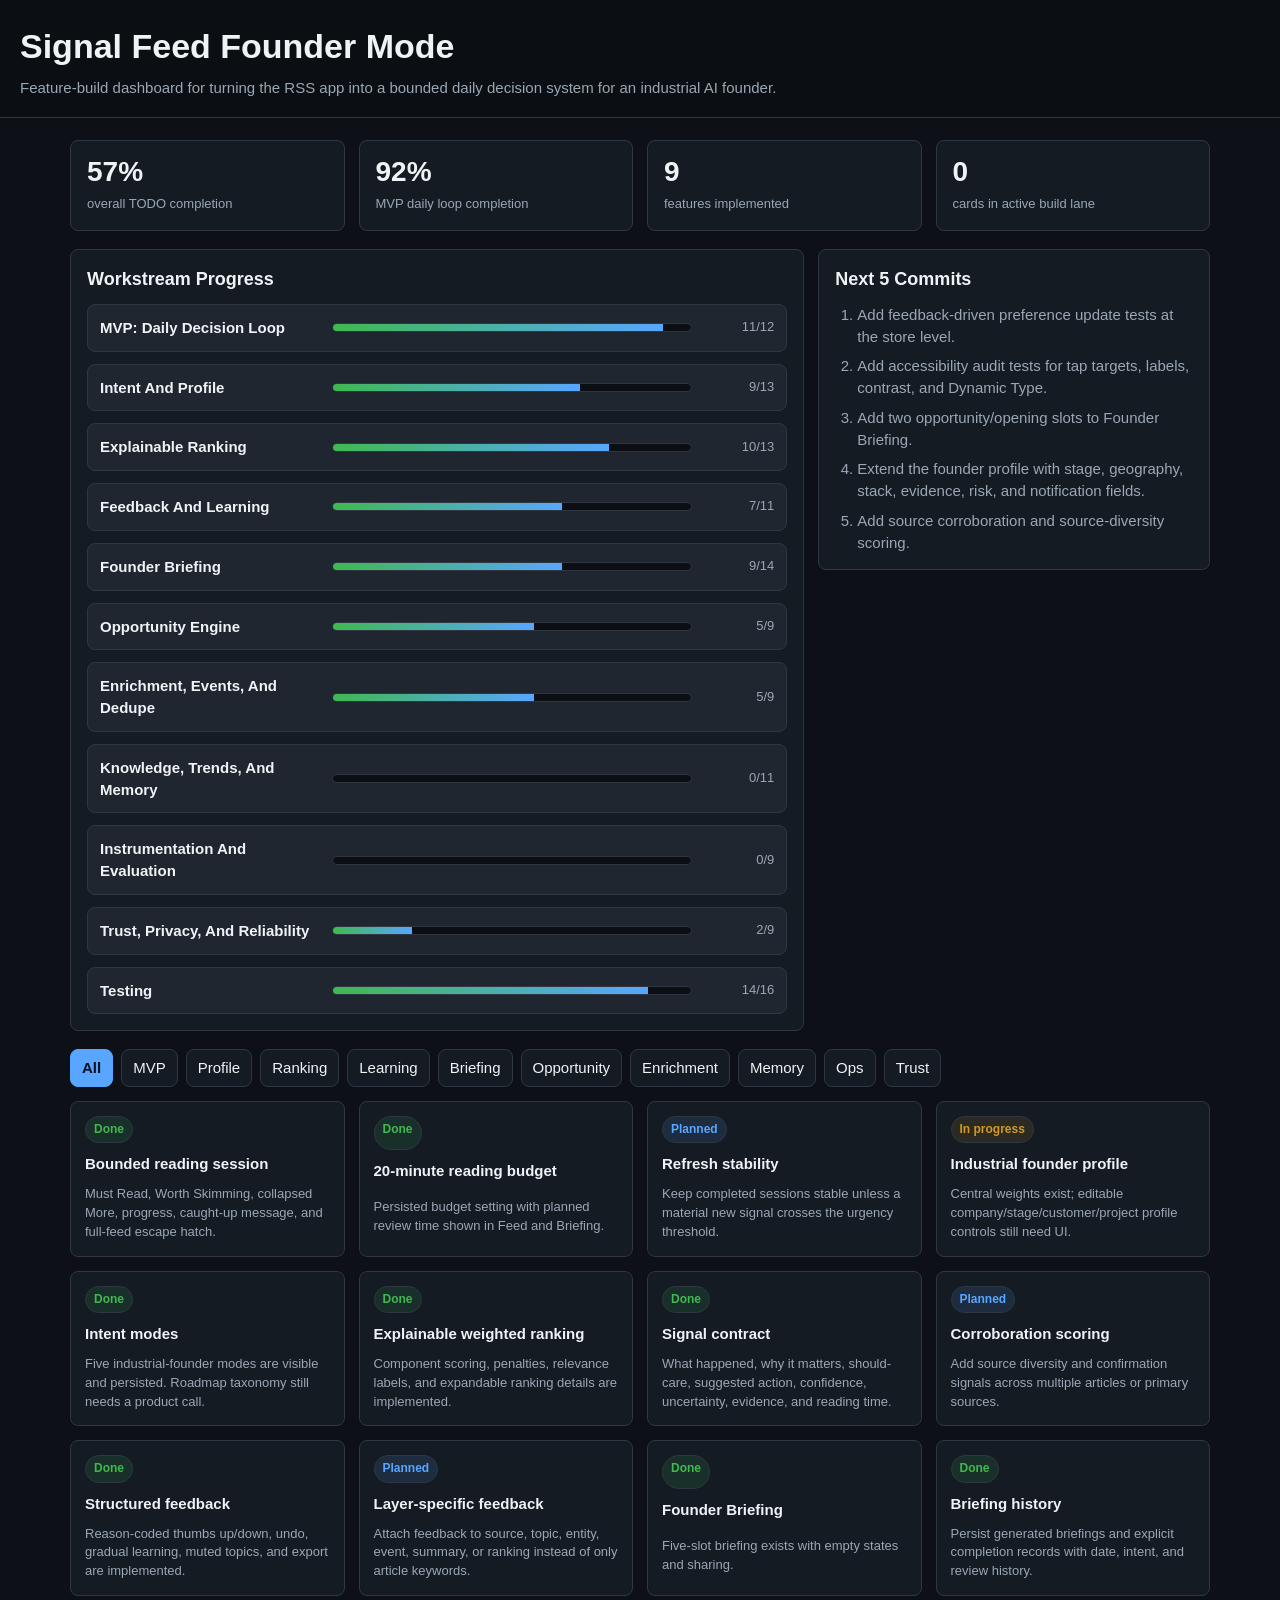
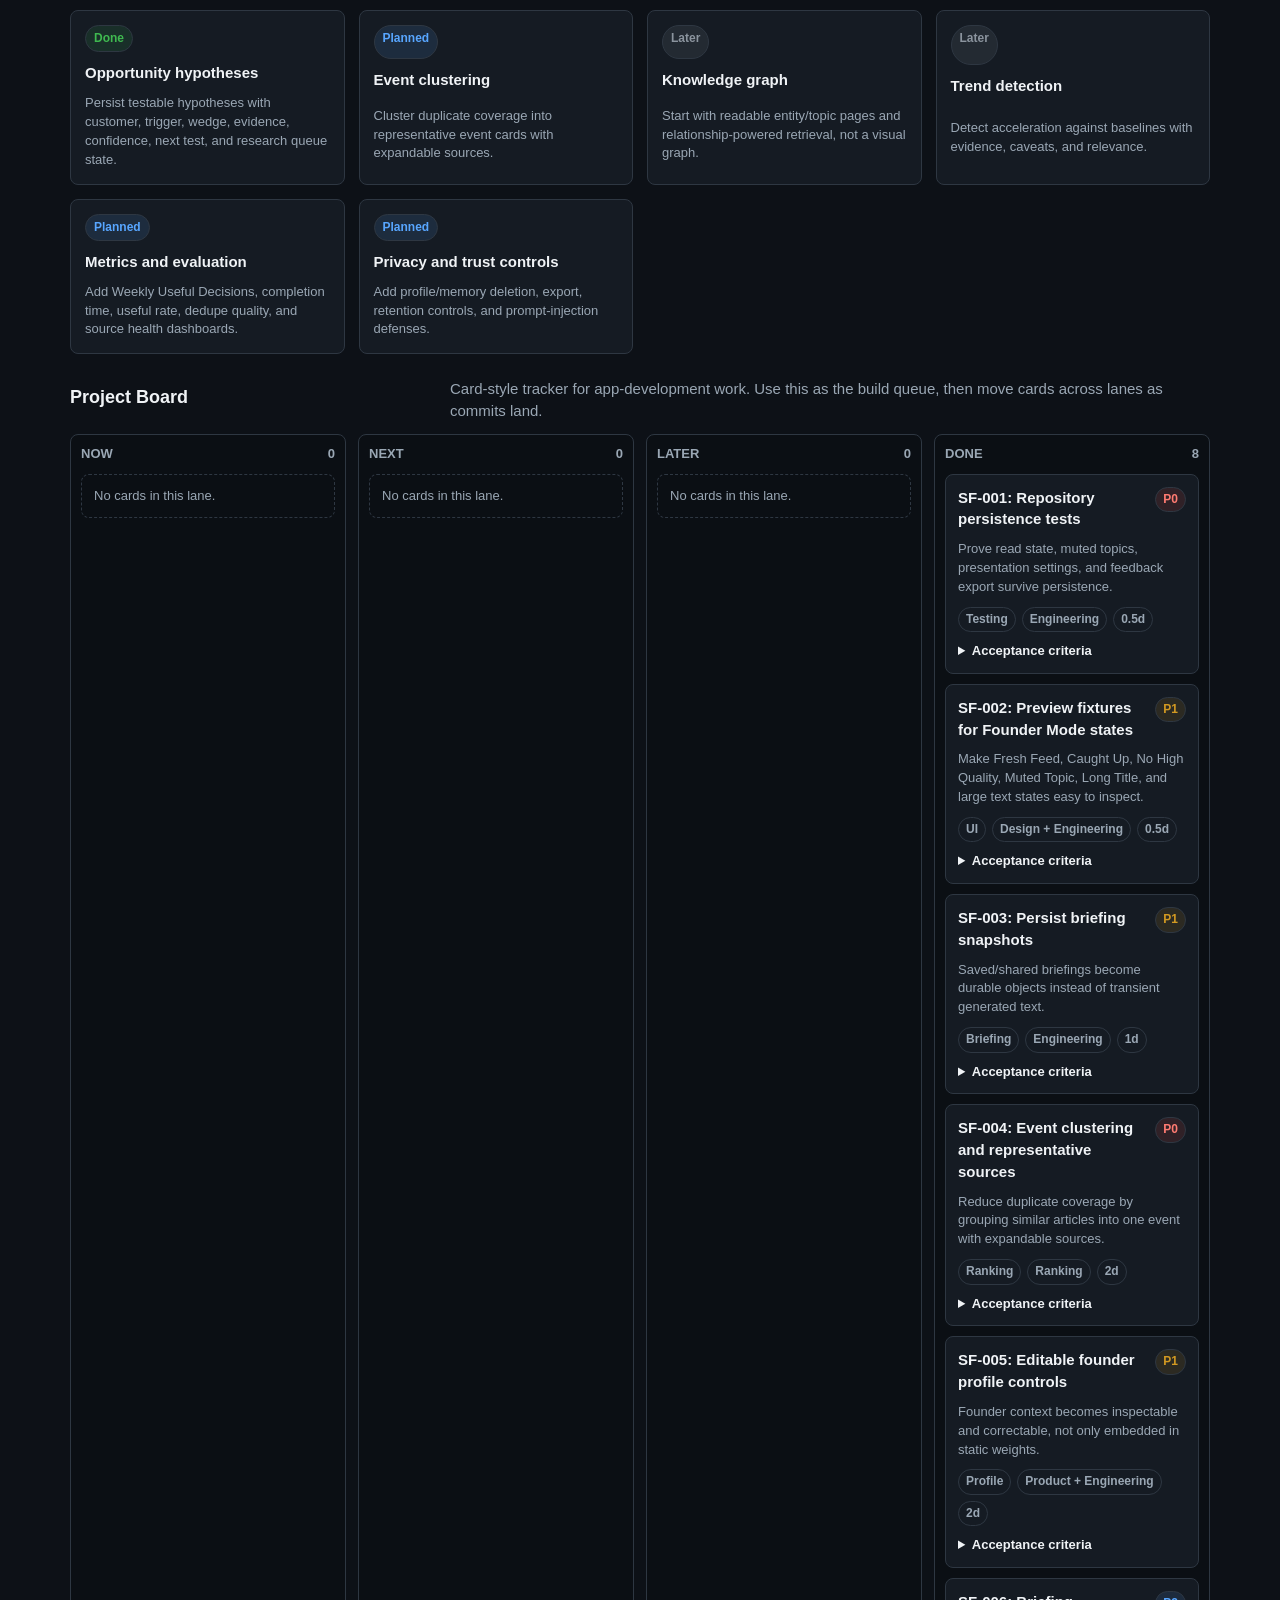
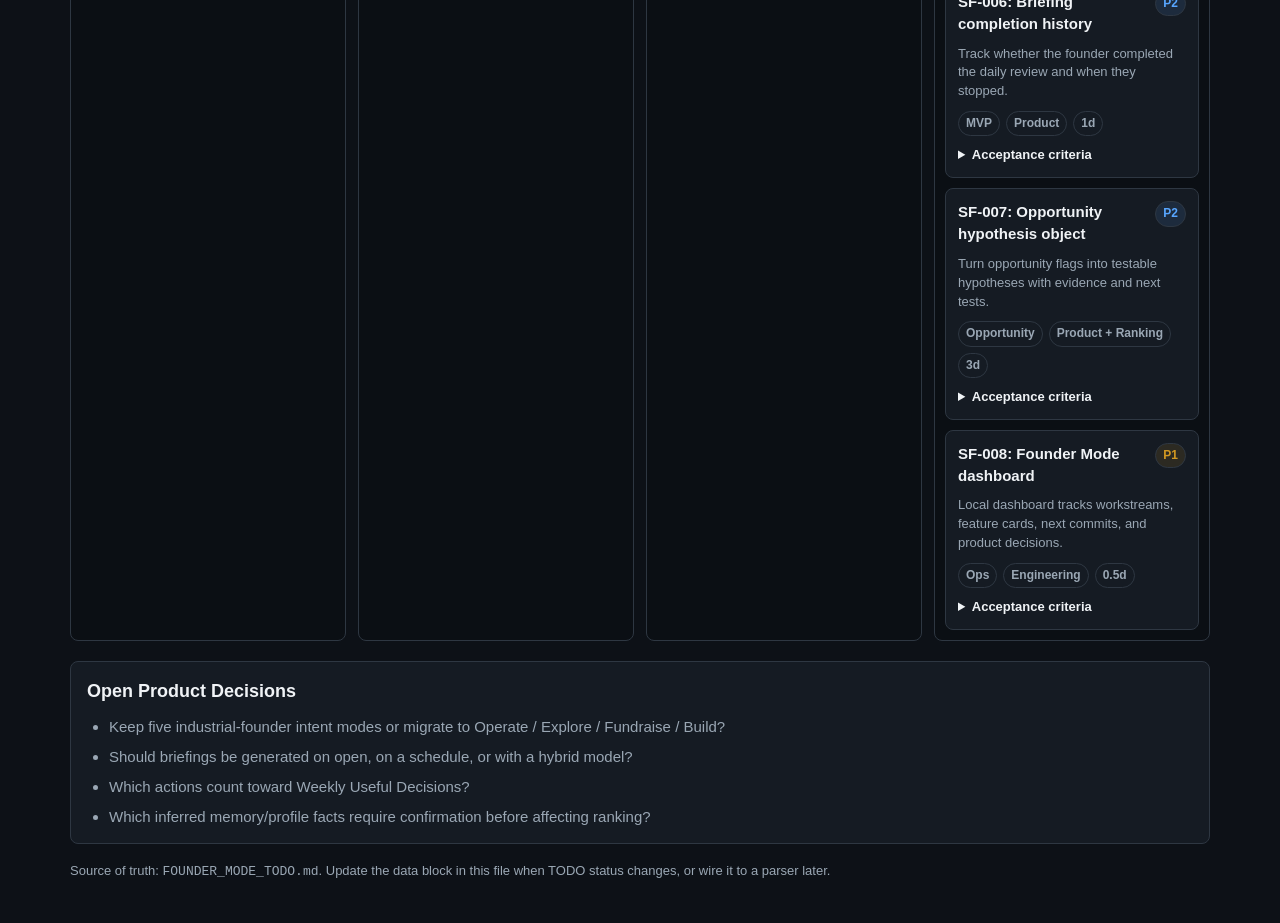
<file: feature-build-dashboard.html>
<!doctype html>
<html lang="en">
<head>
  <meta charset="utf-8">
  <meta name="viewport" content="width=device-width, initial-scale=1">
  <title>Signal Feed Founder Mode Dashboard</title>
  <style>
    :root {
      color-scheme: dark;
      --bg: #0d1117;
      --panel: #151b23;
      --panel-2: #1f2630;
      --text: #f0f3f6;
      --muted: #9aa7b4;
      --line: #2e3742;
      --accent: #58a6ff;
      --done: #3fb950;
      --warn: #d29922;
      --later: #8b949e;
      --risk: #f85149;
      --critical: #ff7b72;
    }

    * {
      box-sizing: border-box;
    }

    body {
      margin: 0;
      background: var(--bg);
      color: var(--text);
      font: 15px/1.45 -apple-system, BlinkMacSystemFont, "Segoe UI", sans-serif;
    }

    header {
      border-bottom: 1px solid var(--line);
      background: #0b0f14;
      padding: 22px 20px 18px;
    }

    main {
      max-width: 1180px;
      margin: 0 auto;
      padding: 22px 20px 42px;
    }

    h1, h2, h3, p {
      margin: 0;
    }

    h1 {
      font-size: clamp(24px, 4vw, 34px);
      letter-spacing: 0;
    }

    h2 {
      font-size: 18px;
      margin-bottom: 12px;
    }

    h3 {
      font-size: 15px;
    }

    .subhead {
      color: var(--muted);
      margin-top: 6px;
      max-width: 760px;
    }

    .grid {
      display: grid;
      gap: 14px;
    }

    .metrics {
      grid-template-columns: repeat(auto-fit, minmax(180px, 1fr));
      margin-bottom: 18px;
    }

    .metric,
    .panel,
    .feature,
    .task-card {
      background: var(--panel);
      border: 1px solid var(--line);
      border-radius: 8px;
    }

    .metric {
      padding: 16px;
    }

    .metric strong {
      display: block;
      font-size: 28px;
      line-height: 1.1;
      margin-bottom: 4px;
    }

    .metric span {
      color: var(--muted);
      font-size: 13px;
    }

    .layout {
      grid-template-columns: minmax(0, 1.5fr) minmax(280px, 0.8fr);
      align-items: start;
    }

    .panel {
      padding: 16px;
    }

    .section-list {
      display: grid;
      gap: 12px;
    }

    .section-row {
      display: grid;
      grid-template-columns: minmax(150px, 220px) minmax(160px, 1fr) 70px;
      gap: 12px;
      align-items: center;
      padding: 12px;
      background: var(--panel-2);
      border: 1px solid var(--line);
      border-radius: 8px;
    }

    .bar {
      height: 9px;
      overflow: hidden;
      background: #0b0f14;
      border: 1px solid var(--line);
      border-radius: 999px;
    }

    .fill {
      height: 100%;
      background: linear-gradient(90deg, var(--done), var(--accent));
      width: var(--value);
    }

    .percent {
      text-align: right;
      color: var(--muted);
      font-variant-numeric: tabular-nums;
      font-size: 13px;
    }

    .filters {
      display: flex;
      flex-wrap: wrap;
      gap: 8px;
      margin: 18px 0 14px;
    }

    button {
      min-height: 36px;
      border: 1px solid var(--line);
      border-radius: 8px;
      background: var(--panel);
      color: var(--text);
      padding: 7px 11px;
      font: inherit;
      cursor: pointer;
    }

    button.active {
      background: var(--accent);
      border-color: var(--accent);
      color: #07111f;
      font-weight: 700;
    }

    .features {
      grid-template-columns: repeat(auto-fit, minmax(260px, 1fr));
    }

    .feature {
      padding: 14px;
      display: grid;
      gap: 10px;
    }

    .feature p {
      color: var(--muted);
      font-size: 13px;
    }

    .board-header {
      display: flex;
      align-items: center;
      justify-content: space-between;
      gap: 12px;
      margin: 18px 0 12px;
    }

    .board-header h2 {
      margin-bottom: 0;
    }

    .board {
      display: grid;
      grid-template-columns: repeat(4, minmax(240px, 1fr));
      gap: 12px;
      overflow-x: auto;
      padding-bottom: 4px;
    }

    .lane {
      min-width: 240px;
      background: #0b0f14;
      border: 1px solid var(--line);
      border-radius: 8px;
      padding: 10px;
    }

    .lane-title {
      display: flex;
      justify-content: space-between;
      align-items: center;
      gap: 8px;
      margin-bottom: 10px;
      color: var(--muted);
      font-size: 13px;
      font-weight: 700;
      text-transform: uppercase;
    }

    .task-list {
      display: grid;
      gap: 10px;
    }

    .task-card {
      padding: 12px;
      display: grid;
      gap: 10px;
    }

    .task-card p {
      color: var(--muted);
      font-size: 13px;
    }

    .card-top {
      display: flex;
      justify-content: space-between;
      gap: 8px;
      align-items: start;
    }

    .meta {
      display: flex;
      flex-wrap: wrap;
      gap: 6px;
    }

    .pill {
      width: fit-content;
      border: 1px solid var(--line);
      border-radius: 999px;
      padding: 3px 7px;
      color: var(--muted);
      font-size: 12px;
      font-weight: 650;
    }

    .priority-p0 { color: var(--critical); background: rgba(248, 81, 73, 0.12); }
    .priority-p1 { color: var(--warn); background: rgba(210, 153, 34, 0.12); }
    .priority-p2 { color: var(--accent); background: rgba(88, 166, 255, 0.12); }

    details {
      color: var(--muted);
      font-size: 13px;
    }

    summary {
      cursor: pointer;
      color: var(--text);
      font-weight: 700;
    }

    .empty-lane {
      color: var(--muted);
      font-size: 13px;
      border: 1px dashed var(--line);
      border-radius: 8px;
      padding: 12px;
    }

    .status {
      width: fit-content;
      padding: 4px 8px;
      border-radius: 999px;
      font-size: 12px;
      font-weight: 700;
      border: 1px solid var(--line);
    }

    .done { color: var(--done); }
    .in-progress { color: var(--warn); }
    .planned { color: var(--accent); }
    .later { color: var(--later); }

    .status.done { background: rgba(63, 185, 80, 0.12); }
    .status.in-progress { background: rgba(210, 153, 34, 0.12); }
    .status.planned { background: rgba(88, 166, 255, 0.12); }
    .status.later { background: rgba(139, 148, 158, 0.12); }

    ol, ul {
      margin: 0;
      padding-left: 22px;
      color: var(--muted);
    }

    li + li {
      margin-top: 8px;
    }

    .footer-note {
      color: var(--muted);
      margin-top: 18px;
      font-size: 13px;
    }

    @media (max-width: 820px) {
      .layout,
      .section-row {
        grid-template-columns: 1fr;
      }

      .board {
        grid-template-columns: 1fr;
      }

      .percent {
        text-align: left;
      }
    }
  </style>
</head>
<body>
  <header>
    <h1>Signal Feed Founder Mode</h1>
    <p class="subhead">Feature-build dashboard for turning the RSS app into a bounded daily decision system for an industrial AI founder.</p>
  </header>

  <main>
    <section class="grid metrics" id="metrics"></section>

    <section class="grid layout">
      <div class="panel">
        <h2>Workstream Progress</h2>
        <div class="section-list" id="sections"></div>
      </div>

      <aside class="panel">
        <h2>Next 5 Commits</h2>
        <ol id="commits"></ol>
      </aside>
    </section>

    <div class="filters" id="filters"></div>

    <section class="grid features" id="features"></section>

    <section class="board-header">
      <h2>Project Board</h2>
      <p class="subhead">Card-style tracker for app-development work. Use this as the build queue, then move cards across lanes as commits land.</p>
    </section>

    <section class="board" id="board"></section>

    <section class="panel" style="margin-top: 16px;">
      <h2>Open Product Decisions</h2>
      <ul id="decisions"></ul>
    </section>

    <p class="footer-note">Source of truth: <code>FOUNDER_MODE_TODO.md</code>. Update the data block in this file when TODO status changes, or wire it to a parser later.</p>
  </main>

  <script>
    const sections = [
      { name: "MVP: Daily Decision Loop", done: 11, total: 12 },
      { name: "Intent And Profile", done: 9, total: 13 },
      { name: "Explainable Ranking", done: 10, total: 13 },
      { name: "Feedback And Learning", done: 7, total: 11 },
      { name: "Founder Briefing", done: 9, total: 14 },
      { name: "Opportunity Engine", done: 5, total: 9 },
      { name: "Enrichment, Events, And Dedupe", done: 5, total: 9 },
      { name: "Knowledge, Trends, And Memory", done: 0, total: 11 },
      { name: "Instrumentation And Evaluation", done: 0, total: 9 },
      { name: "Trust, Privacy, And Reliability", done: 2, total: 9 },
      { name: "Testing", done: 14, total: 16 }
    ];

    const features = [
      {
        title: "Bounded reading session",
        section: "MVP",
        status: "done",
        detail: "Must Read, Worth Skimming, collapsed More, progress, caught-up message, and full-feed escape hatch."
      },
      {
        title: "20-minute reading budget",
        section: "MVP",
        status: "done",
        detail: "Persisted budget setting with planned review time shown in Feed and Briefing."
      },
      {
        title: "Refresh stability",
        section: "MVP",
        status: "planned",
        detail: "Keep completed sessions stable unless a material new signal crosses the urgency threshold."
      },
      {
        title: "Industrial founder profile",
        section: "Profile",
        status: "in-progress",
        detail: "Central weights exist; editable company/stage/customer/project profile controls still need UI."
      },
      {
        title: "Intent modes",
        section: "Profile",
        status: "done",
        detail: "Five industrial-founder modes are visible and persisted. Roadmap taxonomy still needs a product call."
      },
      {
        title: "Explainable weighted ranking",
        section: "Ranking",
        status: "done",
        detail: "Component scoring, penalties, relevance labels, and expandable ranking details are implemented."
      },
      {
        title: "Signal contract",
        section: "Ranking",
        status: "done",
        detail: "What happened, why it matters, should-care, suggested action, confidence, uncertainty, evidence, and reading time."
      },
      {
        title: "Corroboration scoring",
        section: "Ranking",
        status: "planned",
        detail: "Add source diversity and confirmation signals across multiple articles or primary sources."
      },
      {
        title: "Structured feedback",
        section: "Learning",
        status: "done",
        detail: "Reason-coded thumbs up/down, undo, gradual learning, muted topics, and export are implemented."
      },
      {
        title: "Layer-specific feedback",
        section: "Learning",
        status: "planned",
        detail: "Attach feedback to source, topic, entity, event, summary, or ranking instead of only article keywords."
      },
      {
        title: "Founder Briefing",
        section: "Briefing",
        status: "done",
        detail: "Five-slot briefing exists with empty states and sharing."
      },
      {
        title: "Briefing history",
        section: "Briefing",
        status: "done",
        detail: "Persist generated briefings and explicit completion records with date, intent, and review history."
      },
      {
        title: "Opportunity hypotheses",
        section: "Opportunity",
        status: "done",
        detail: "Persist testable hypotheses with customer, trigger, wedge, evidence, confidence, next test, and research queue state."
      },
      {
        title: "Event clustering",
        section: "Enrichment",
        status: "planned",
        detail: "Cluster duplicate coverage into representative event cards with expandable sources."
      },
      {
        title: "Knowledge graph",
        section: "Memory",
        status: "later",
        detail: "Start with readable entity/topic pages and relationship-powered retrieval, not a visual graph."
      },
      {
        title: "Trend detection",
        section: "Memory",
        status: "later",
        detail: "Detect acceleration against baselines with evidence, caveats, and relevance."
      },
      {
        title: "Metrics and evaluation",
        section: "Ops",
        status: "planned",
        detail: "Add Weekly Useful Decisions, completion time, useful rate, dedupe quality, and source health dashboards."
      },
      {
        title: "Privacy and trust controls",
        section: "Trust",
        status: "planned",
        detail: "Add profile/memory deletion, export, retention controls, and prompt-injection defenses."
      }
    ];

    const projectCards = [
      {
        id: "SF-001",
        title: "Repository persistence tests",
        lane: "Done",
        priority: "P0",
        owner: "Engineering",
        estimate: "0.5d",
        area: "Testing",
        outcome: "Prove read state, muted topics, presentation settings, and feedback export survive persistence.",
        acceptance: [
          "Read/unread state round-trips through repository storage.",
          "Muted topics expire and reload correctly.",
          "Intent and reading-budget presentation settings round-trip through repository storage.",
          "Feedback export contains article title, feedback, reasons, and updated time."
        ]
      },
      {
        id: "SF-002",
        title: "Preview fixtures for Founder Mode states",
        lane: "Done",
        priority: "P1",
        owner: "Design + Engineering",
        estimate: "0.5d",
        area: "UI",
        outcome: "Make Fresh Feed, Caught Up, No High Quality, Muted Topic, Long Title, and large text states easy to inspect.",
        acceptance: [
          "FeedView and ArticleCard previews cover each state.",
          "Long titles and Dynamic Type do not break card layout.",
          "Muted-topic state is visually inspectable."
        ]
      },
      {
        id: "SF-003",
        title: "Persist briefing snapshots",
        lane: "Done",
        priority: "P1",
        owner: "Engineering",
        estimate: "1d",
        area: "Briefing",
        outcome: "Saved/shared briefings become durable objects instead of transient generated text.",
        acceptance: [
          "Briefing snapshot stores generated date, intent, budget, and five slots.",
          "User can revisit latest saved briefing.",
          "Share action uses saved snapshot content."
        ]
      },
      {
        id: "SF-004",
        title: "Event clustering and representative sources",
        lane: "Done",
        priority: "P0",
        owner: "Ranking",
        estimate: "2d",
        area: "Ranking",
        outcome: "Reduce duplicate coverage by grouping similar articles into one event with expandable sources.",
        acceptance: [
          "Similar title/content items cluster deterministically.",
          "Primary or highest-reputation source is chosen as representative.",
          "Clustered cards expose alternate sources."
        ]
      },
      {
        id: "SF-005",
        title: "Editable founder profile controls",
        lane: "Done",
        priority: "P1",
        owner: "Product + Engineering",
        estimate: "2d",
        area: "Profile",
        outcome: "Founder context becomes inspectable and correctable, not only embedded in static weights.",
        acceptance: [
          "Profile screen edits company, customers, product areas, competitors, priorities, and topics.",
          "Profile export and reset controls exist.",
          "Ranking reads from persisted profile configuration."
        ]
      },
      {
        id: "SF-006",
        title: "Briefing completion history",
        lane: "Done",
        priority: "P2",
        owner: "Product",
        estimate: "1d",
        area: "MVP",
        outcome: "Track whether the founder completed the daily review and when they stopped.",
        acceptance: [
          "Completion is stored with date and intent.",
          "Completed state survives app relaunch.",
          "New critical item rule is documented before implementation."
        ]
      },
      {
        id: "SF-007",
        title: "Opportunity hypothesis object",
        lane: "Done",
        priority: "P2",
        owner: "Product + Ranking",
        estimate: "3d",
        area: "Opportunity",
        outcome: "Turn opportunity flags into testable hypotheses with evidence and next tests.",
        acceptance: [
          "Opportunity includes customer, trigger, wedge, evidence, confidence, and next test.",
          "Cards are clearly labeled as hypotheses.",
          "Opportunities can be saved to a research queue."
        ]
      },
      {
        id: "SF-008",
        title: "Founder Mode dashboard",
        lane: "Done",
        priority: "P1",
        owner: "Engineering",
        estimate: "0.5d",
        area: "Ops",
        outcome: "Local dashboard tracks workstreams, feature cards, next commits, and product decisions.",
        acceptance: [
          "Dashboard opens as static HTML.",
          "Progress and project cards are visible.",
          "Cards can be filtered by product area."
        ]
      }
    ];

    const commits = [
      "Add feedback-driven preference update tests at the store level.",
      "Add accessibility audit tests for tap targets, labels, contrast, and Dynamic Type.",
      "Add two opportunity/opening slots to Founder Briefing.",
      "Extend the founder profile with stage, geography, stack, evidence, risk, and notification fields.",
      "Add source corroboration and source-diversity scoring."
    ];

    const decisions = [
      "Keep five industrial-founder intent modes or migrate to Operate / Explore / Fundraise / Build?",
      "Should briefings be generated on open, on a schedule, or with a hybrid model?",
      "Which actions count toward Weekly Useful Decisions?",
      "Which inferred memory/profile facts require confirmation before affecting ranking?"
    ];

    const filters = ["All", "MVP", "Profile", "Ranking", "Learning", "Briefing", "Opportunity", "Enrichment", "Memory", "Ops", "Trust"];
    let activeFilter = "All";

    function percent(done, total) {
      return total === 0 ? 0 : Math.round((done / total) * 100);
    }

    function renderMetrics() {
      const totalDone = sections.reduce((sum, section) => sum + section.done, 0);
      const totalItems = sections.reduce((sum, section) => sum + section.total, 0);
      const mvp = sections.find(section => section.name.startsWith("MVP"));
      const doneFeatures = features.filter(feature => feature.status === "done").length;
      const plannedFeatures = features.filter(feature => feature.status === "planned").length;
      const nowCards = projectCards.filter(card => card.lane === "Now").length;

      document.getElementById("metrics").innerHTML = [
        metric(`${percent(totalDone, totalItems)}%`, "overall TODO completion"),
        metric(`${percent(mvp.done, mvp.total)}%`, "MVP daily loop completion"),
        metric(doneFeatures, "features implemented"),
        metric(nowCards, "cards in active build lane")
      ].join("");
    }

    function metric(value, label) {
      return `<div class="metric"><strong>${value}</strong><span>${label}</span></div>`;
    }

    function renderSections() {
      document.getElementById("sections").innerHTML = sections.map(section => {
        const value = percent(section.done, section.total);
        return `
          <div class="section-row">
            <h3>${section.name}</h3>
            <div class="bar" aria-label="${section.name} ${value}% complete">
              <div class="fill" style="--value:${value}%"></div>
            </div>
            <div class="percent">${section.done}/${section.total}</div>
          </div>
        `;
      }).join("");
    }

    function renderFilters() {
      document.getElementById("filters").innerHTML = filters.map(filter => `
        <button class="${filter === activeFilter ? "active" : ""}" data-filter="${filter}">${filter}</button>
      `).join("");

      document.querySelectorAll("[data-filter]").forEach(button => {
        button.addEventListener("click", () => {
          activeFilter = button.dataset.filter;
          renderFilters();
          renderFeatures();
        });
      });
    }

    function renderFeatures() {
      const filtered = activeFilter === "All"
        ? features
        : features.filter(feature => feature.section === activeFilter);

      document.getElementById("features").innerHTML = filtered.map(feature => `
        <article class="feature">
          <span class="status ${feature.status}">${labelFor(feature.status)}</span>
          <h3>${feature.title}</h3>
          <p>${feature.detail}</p>
        </article>
      `).join("");
    }

    function renderBoard() {
      const lanes = ["Now", "Next", "Later", "Done"];
      document.getElementById("board").innerHTML = lanes.map(lane => {
        const cards = projectCards.filter(card => card.lane === lane);
        return `
          <div class="lane">
            <div class="lane-title">
              <span>${lane}</span>
              <span>${cards.length}</span>
            </div>
            <div class="task-list">
              ${cards.length ? cards.map(renderProjectCard).join("") : `<div class="empty-lane">No cards in this lane.</div>`}
            </div>
          </div>
        `;
      }).join("");
    }

    function renderProjectCard(card) {
      return `
        <article class="task-card">
          <div class="card-top">
            <h3>${card.id}: ${card.title}</h3>
            <span class="pill priority-${card.priority.toLowerCase()}">${card.priority}</span>
          </div>
          <p>${card.outcome}</p>
          <div class="meta">
            <span class="pill">${card.area}</span>
            <span class="pill">${card.owner}</span>
            <span class="pill">${card.estimate}</span>
          </div>
          <details>
            <summary>Acceptance criteria</summary>
            <ul>
              ${card.acceptance.map(item => `<li>${item}</li>`).join("")}
            </ul>
          </details>
        </article>
      `;
    }

    function labelFor(status) {
      switch (status) {
        case "done": return "Done";
        case "in-progress": return "In progress";
        case "planned": return "Planned";
        default: return "Later";
      }
    }

    function renderLists() {
      document.getElementById("commits").innerHTML = commits.map(item => `<li>${item}</li>`).join("");
      document.getElementById("decisions").innerHTML = decisions.map(item => `<li>${item}</li>`).join("");
    }

    renderMetrics();
    renderSections();
    renderFilters();
    renderFeatures();
    renderBoard();
    renderLists();
  </script>
</body>
</html>
</file>
